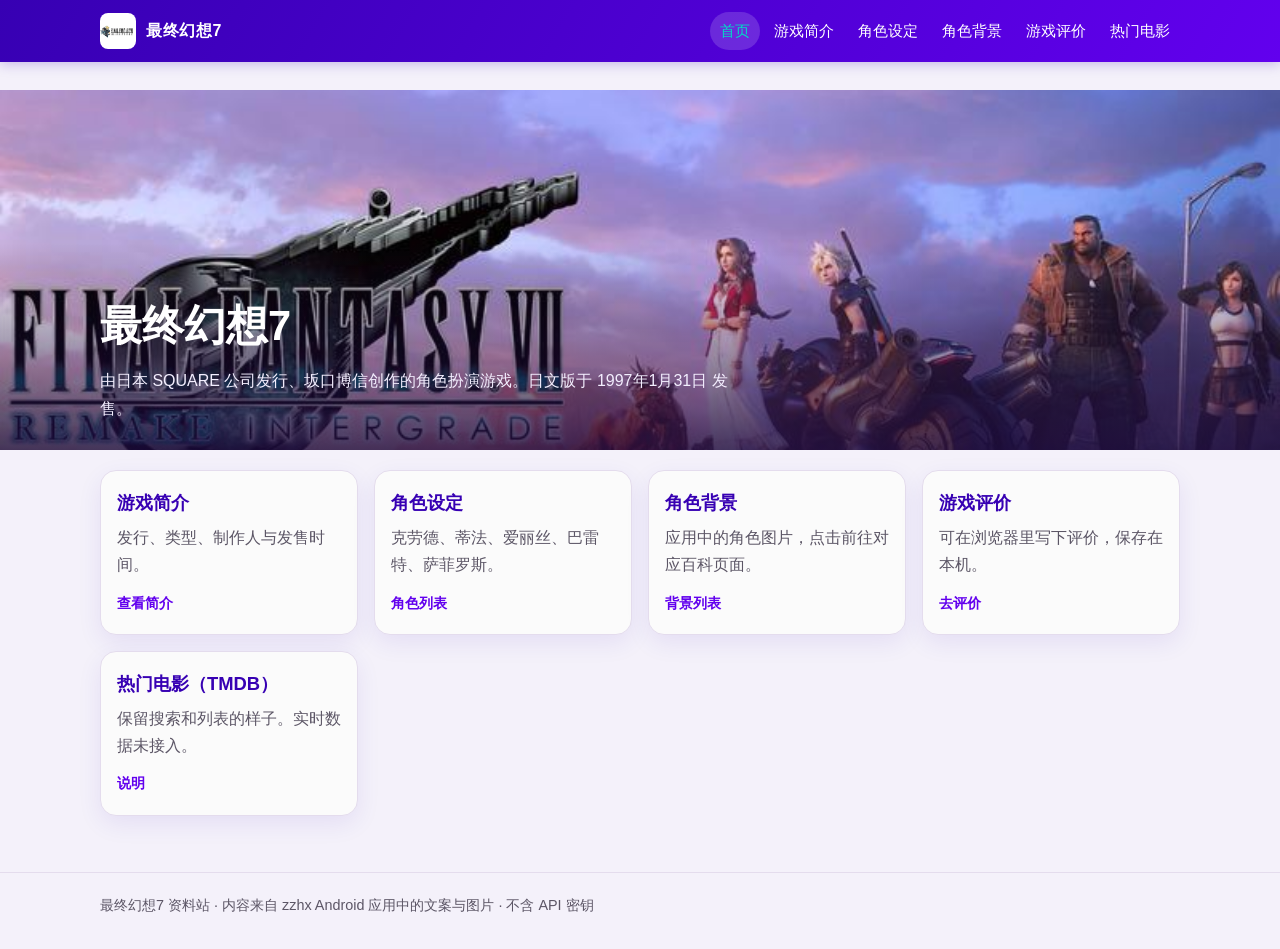
<file: index.html>
<!DOCTYPE html>
<html lang="zh-CN">
<head>
  <meta charset="utf-8">
  <meta name="viewport" content="width=device-width, initial-scale=1">
  <title>最终幻想7 资料站</title>
  <meta name="description" content="最终幻想7 资料站：游戏简介、角色设定、角色背景与游戏评价。">
  <link rel="icon" href="images/tb.jpg">
  <link rel="stylesheet" href="css/style.css">
</head>
<body>
<a class="skip" href="#main">跳到正文</a>
<header class="site-header">
  <div class="header-inner">
    <a class="brand" href="index.html"><img src="images/tb.jpg" alt="">最终幻想7</a>
    <nav aria-label="主导航"><a href="index.html" aria-current="page">首页</a><a href="intro.html">游戏简介</a><a href="roles.html">角色设定</a><a href="actors.html">角色背景</a><a href="reviews.html">游戏评价</a><a href="movies.html">热门电影</a></nav>
  </div>
</header>

<main id="main">
  <section class="hero">
    <img class="banner" src="images/sy.jpg" alt="最终幻想7 首页横幅">
    <div class="caption">
      <div class="wrap">
        <h1>最终幻想7</h1>
        <p>由日本 SQUARE 公司发行、坂口博信创作的角色扮演游戏。日文版于 1997年1月31日 发售。</p>
      </div>
    </div>
  </section>
  <div class="wrap">
    <div class="grid">
      <a class="card" href="intro.html"><div class="body"><h2>游戏简介</h2><p>发行、类型、制作人与发售时间。</p><span class="tag">查看简介</span></div></a>
      <a class="card" href="roles.html"><div class="body"><h2>角色设定</h2><p>克劳德、蒂法、爱丽丝、巴雷特、萨菲罗斯。</p><span class="tag">角色列表</span></div></a>
      <a class="card" href="actors.html"><div class="body"><h2>角色背景</h2><p>应用中的角色图片，点击前往对应百科页面。</p><span class="tag">背景列表</span></div></a>
      <a class="card" href="reviews.html"><div class="body"><h2>游戏评价</h2><p>可在浏览器里写下评价，保存在本机。</p><span class="tag">去评价</span></div></a>
      <a class="card" href="movies.html"><div class="body"><h2>热门电影（TMDB）</h2><p>保留搜索和列表的样子。实时数据未接入。</p><span class="tag">说明</span></div></a>
    </div>
  </div>
</main>
<footer>
  <div class="wrap">最终幻想7 资料站 · 内容来自 zzhx Android 应用中的文案与图片 · 不含 API 密钥</div>
</footer>
</body>
</html>
</file>
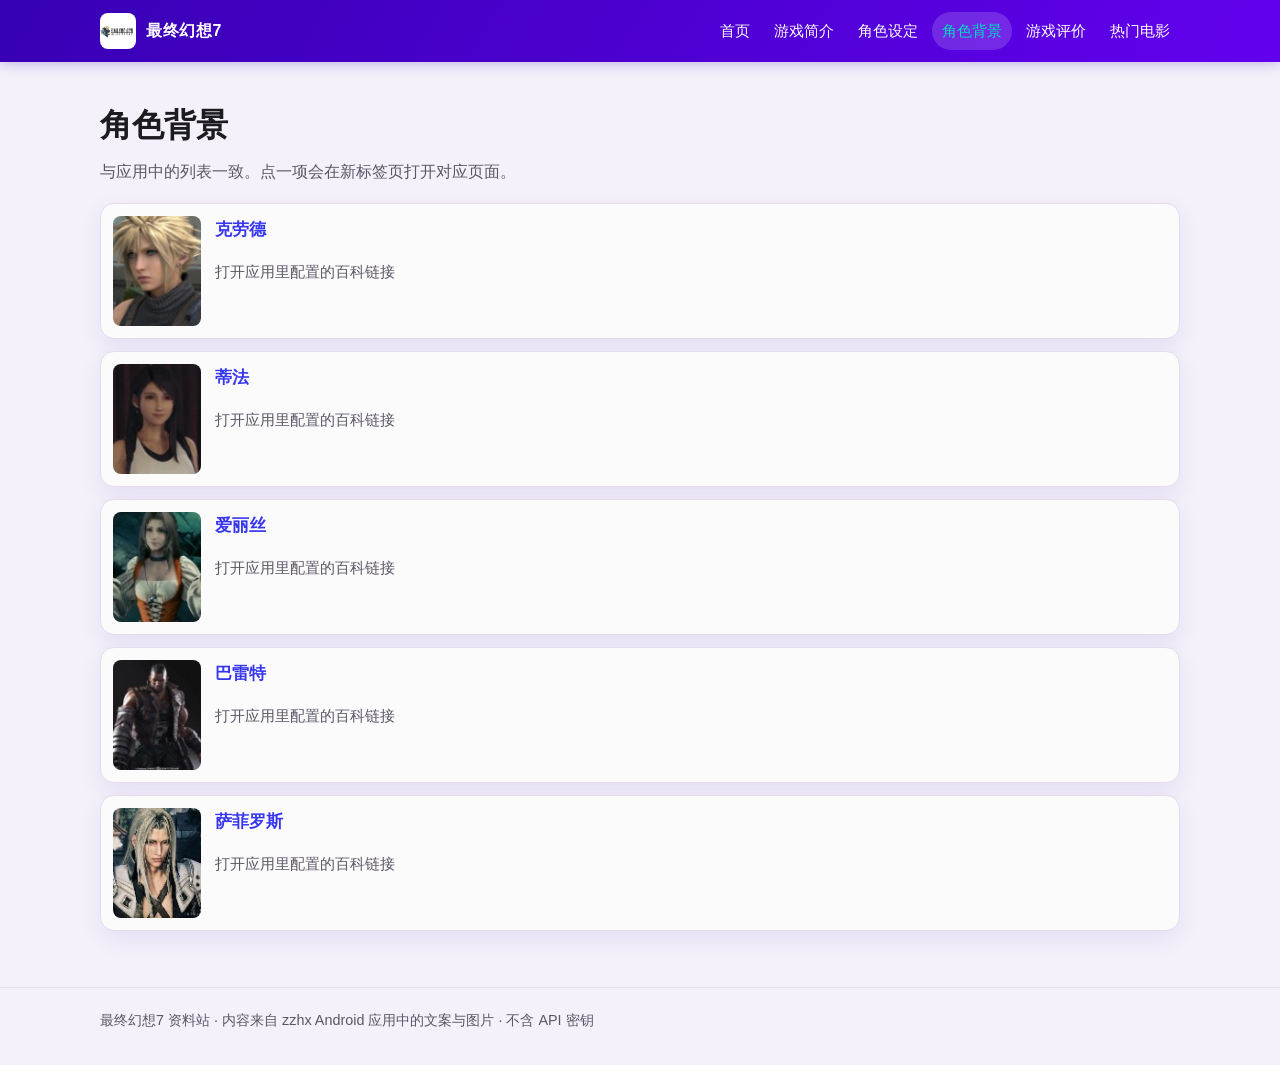
<file: actors.html>
<!DOCTYPE html>
<html lang="zh-CN">
<head>
  <meta charset="utf-8">
  <meta name="viewport" content="width=device-width, initial-scale=1">
  <title>角色背景 · 最终幻想7</title>
  <meta name="description" content="最终幻想7 角色背景列表。">
  <link rel="icon" href="images/tb.jpg">
  <link rel="stylesheet" href="css/style.css">
</head>
<body>
<a class="skip" href="#main">跳到正文</a>
<header class="site-header">
  <div class="header-inner">
    <a class="brand" href="index.html"><img src="images/tb.jpg" alt="">最终幻想7</a>
    <nav aria-label="主导航"><a href="index.html">首页</a><a href="intro.html">游戏简介</a><a href="roles.html">角色设定</a><a href="actors.html" aria-current="page">角色背景</a><a href="reviews.html">游戏评价</a><a href="movies.html">热门电影</a></nav>
  </div>
</header>

<main id="main"><div class="wrap">
  <h1 class="page-title">角色背景</h1>
  <p class="lede">与应用中的列表一致。点一项会在新标签页打开对应页面。</p>
  <div class="actor-list"><a class="actor-item" href="https://en.wikipedia.org/wiki/Cloud_Strife" target="_blank" rel="noopener">
    <img src="images/actor_cloud.jpg" alt="">
    <div>
      <h2 class="name">克劳德</h2>
      <p class="meta">打开应用里配置的百科链接</p>
    </div>
  </a><a class="actor-item" href="https://en.wikipedia.org/wiki/Tifa_Lockhart" target="_blank" rel="noopener">
    <img src="images/actor_df.jpg" alt="">
    <div>
      <h2 class="name">蒂法</h2>
      <p class="meta">打开应用里配置的百科链接</p>
    </div>
  </a><a class="actor-item" href="https://en.wikipedia.org/wiki/Aerith_Gainsborough" target="_blank" rel="noopener">
    <img src="images/actor_als.jpg" alt="">
    <div>
      <h2 class="name">爱丽丝</h2>
      <p class="meta">打开应用里配置的百科链接</p>
    </div>
  </a><a class="actor-item" href="https://en.wikipedia.org/wiki/Barret_Wallace" target="_blank" rel="noopener">
    <img src="images/actor_blt.jpg" alt="">
    <div>
      <h2 class="name">巴雷特</h2>
      <p class="meta">打开应用里配置的百科链接</p>
    </div>
  </a><a class="actor-item" href="https://en.wikipedia.org/wiki/Sephiroth_(Final_Fantasy)" target="_blank" rel="noopener">
    <img src="images/actor_sfls.jpg" alt="">
    <div>
      <h2 class="name">萨菲罗斯</h2>
      <p class="meta">打开应用里配置的百科链接</p>
    </div>
  </a></div>
</div></main>
<footer>
  <div class="wrap">最终幻想7 资料站 · 内容来自 zzhx Android 应用中的文案与图片 · 不含 API 密钥</div>
</footer>
</body>
</html>
</file>
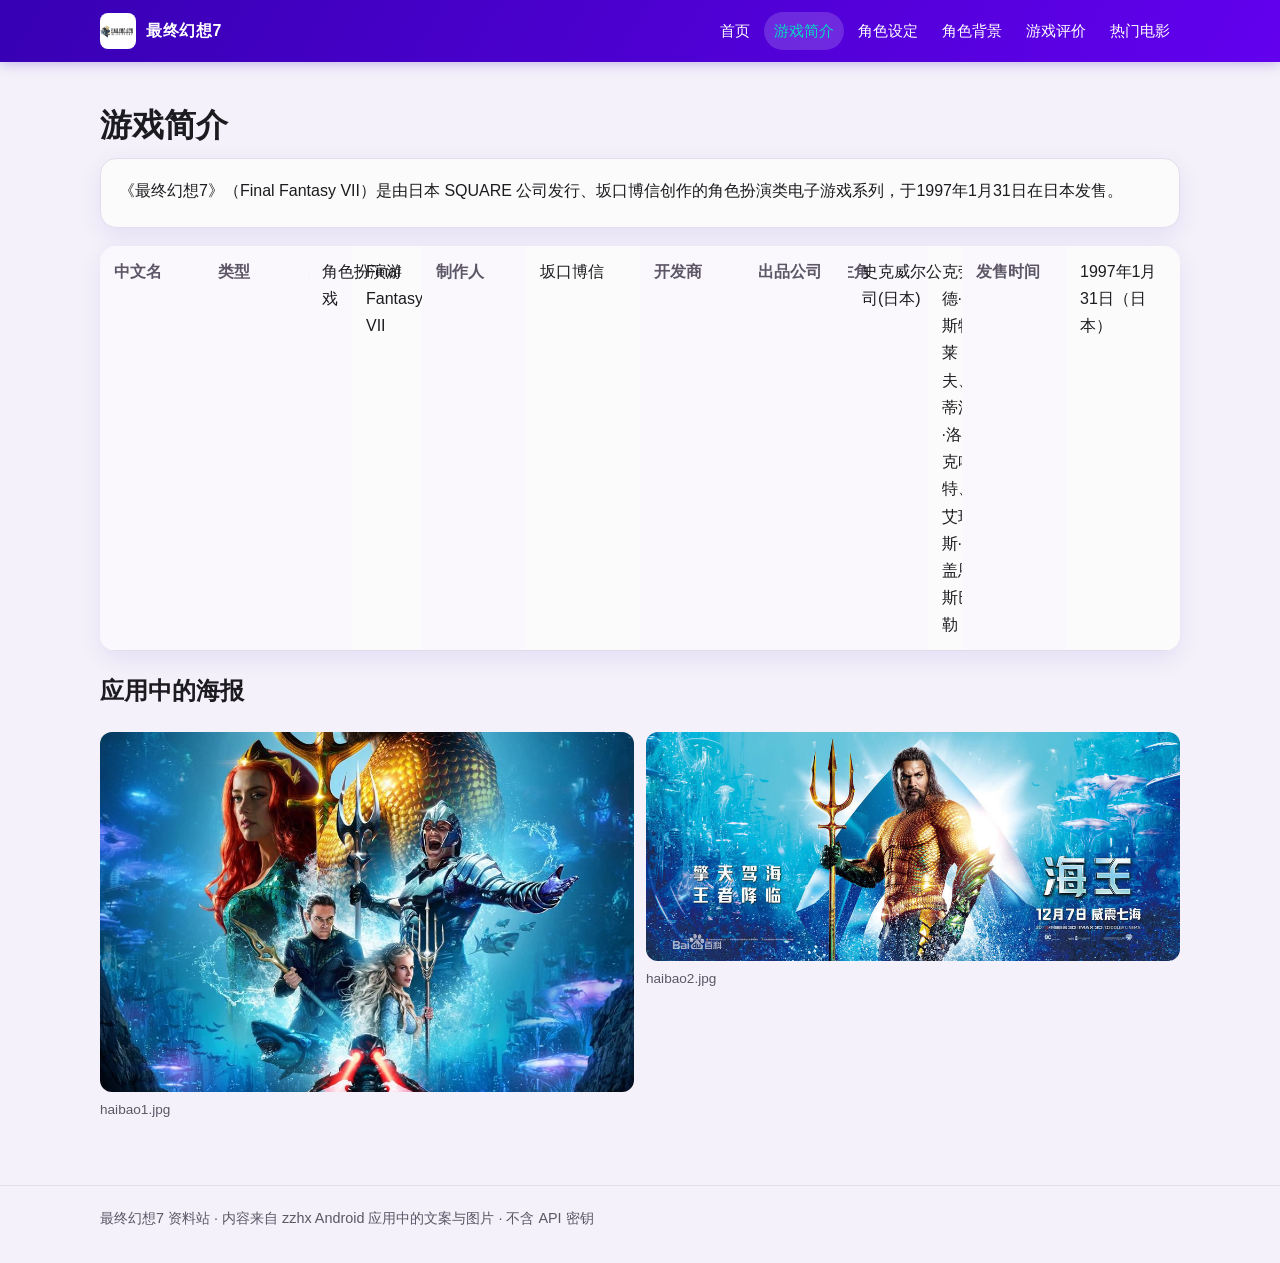
<file: intro.html>
<!DOCTYPE html>
<html lang="zh-CN">
<head>
  <meta charset="utf-8">
  <meta name="viewport" content="width=device-width, initial-scale=1">
  <title>游戏简介 · 最终幻想7</title>
  <meta name="description" content="最终幻想7 游戏简介与资料表。">
  <link rel="icon" href="images/tb.jpg">
  <link rel="stylesheet" href="css/style.css">
</head>
<body>
<a class="skip" href="#main">跳到正文</a>
<header class="site-header">
  <div class="header-inner">
    <a class="brand" href="index.html"><img src="images/tb.jpg" alt="">最终幻想7</a>
    <nav aria-label="主导航"><a href="index.html">首页</a><a href="intro.html" aria-current="page">游戏简介</a><a href="roles.html">角色设定</a><a href="actors.html">角色背景</a><a href="reviews.html">游戏评价</a><a href="movies.html">热门电影</a></nav>
  </div>
</header>

<main id="main"><div class="wrap">
  <h1 class="page-title">游戏简介</h1>
  <div class="panel prose">
    <p>《最终幻想7》（Final Fantasy VII）是由日本 SQUARE 公司发行、坂口博信创作的角色扮演类电子游戏系列，于1997年1月31日在日本发售。</p>
  </div>
  <table class="facts">
    <tbody>
      <tr><th>中文名</th><td>最终幻想</td><th>外文名</th><td>Final Fantasy VII</td></tr>
      <tr><th>类型</th><td>角色扮演游戏</td><th>制作人</th><td>坂口博信</td></tr>
      <tr><th>开发商</th><td>Square Enix</td><th>主角</th><td>克劳德·斯特莱夫、蒂法·洛克哈特、艾瑞斯·盖恩斯巴勒</td></tr>
      <tr><th>出品公司</th><td>史克威尔公司(日本)</td><th>发售时间</th><td>1997年1月31日（日本）</td></tr>
    </tbody>
  </table>
  <h2>应用中的海报</h2>
  <div class="posters">
    <figure><img src="images/haibao1.jpg" alt="应用资源 haibao1.jpg"><figcaption>haibao1.jpg</figcaption></figure>
    <figure><img src="images/haibao2.jpg" alt="应用资源 haibao2.jpg"><figcaption>haibao2.jpg</figcaption></figure>
  </div>
</div></main>
<footer>
  <div class="wrap">最终幻想7 资料站 · 内容来自 zzhx Android 应用中的文案与图片 · 不含 API 密钥</div>
</footer>
</body>
</html>
</file>
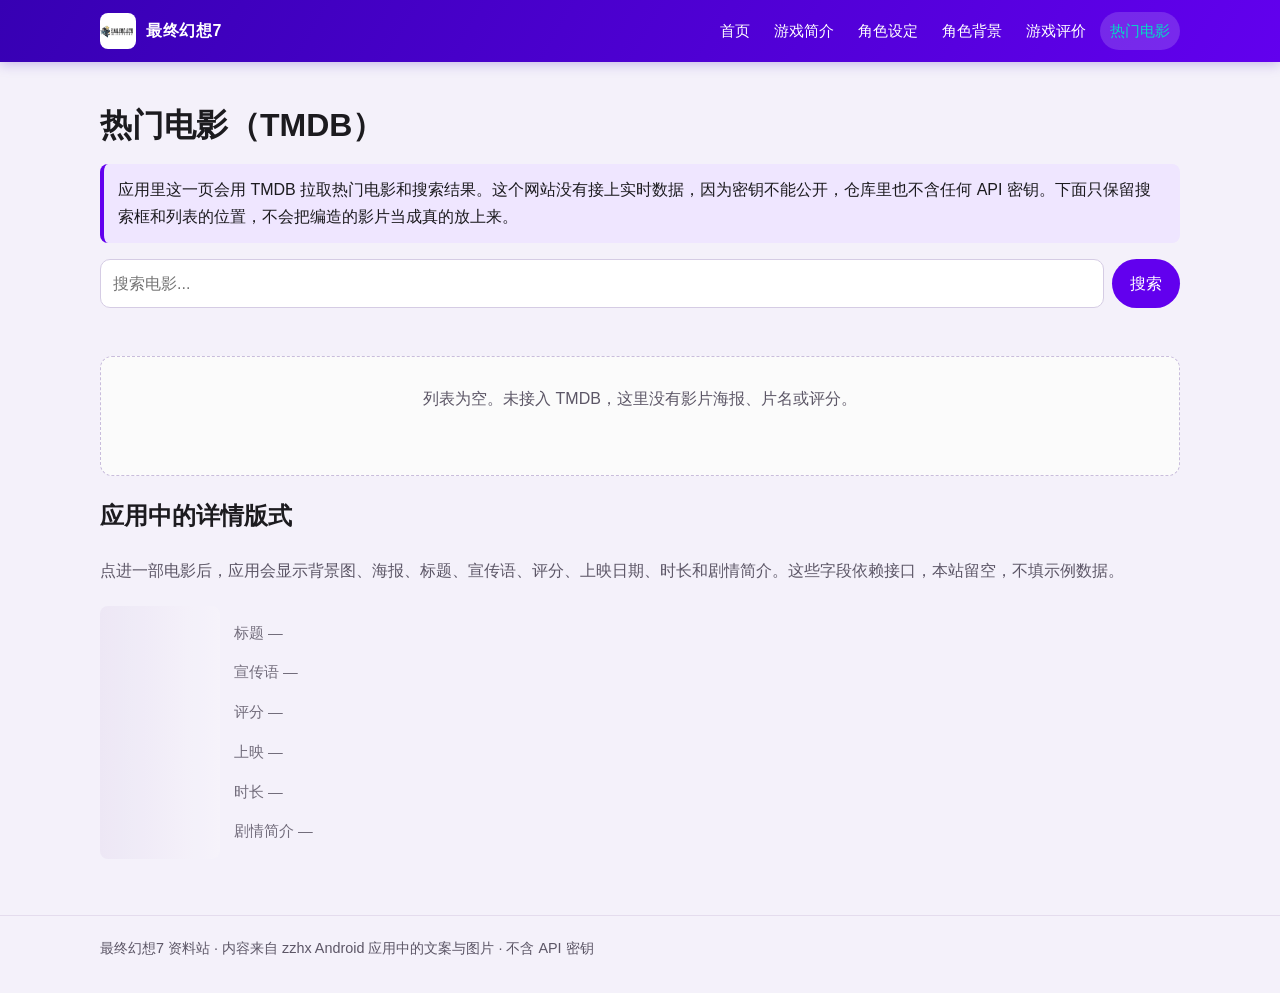
<file: movies.html>
<!DOCTYPE html>
<html lang="zh-CN">
<head>
  <meta charset="utf-8">
  <meta name="viewport" content="width=device-width, initial-scale=1">
  <title>热门电影 · 最终幻想7</title>
  <meta name="description" content="热门电影页面说明：未接入 TMDB。">
  <link rel="icon" href="images/tb.jpg">
  <link rel="stylesheet" href="css/style.css">
</head>
<body>
<a class="skip" href="#main">跳到正文</a>
<header class="site-header">
  <div class="header-inner">
    <a class="brand" href="index.html"><img src="images/tb.jpg" alt="">最终幻想7</a>
    <nav aria-label="主导航"><a href="index.html">首页</a><a href="intro.html">游戏简介</a><a href="roles.html">角色设定</a><a href="actors.html">角色背景</a><a href="reviews.html">游戏评价</a><a href="movies.html" aria-current="page">热门电影</a></nav>
  </div>
</header>

<main id="main"><div class="wrap">
  <h1 class="page-title">热门电影（TMDB）</h1>
  <p class="callout">应用里这一页会用 TMDB 拉取热门电影和搜索结果。这个网站没有接上实时数据，因为密钥不能公开，仓库里也不含任何 API 密钥。下面只保留搜索框和列表的位置，不会把编造的影片当成真的放上来。</p>
  <form class="search-bar" id="movie-search" style="margin-top:16px" role="search">
    <input id="et-search" type="search" placeholder="搜索电影..." aria-label="搜索电影">
    <button type="submit">搜索</button>
  </form>
  <p class="toast" id="movie-toast" role="status"></p>
  <div class="movie-grid" id="movie-grid">
    <div class="empty">列表为空。未接入 TMDB，这里没有影片海报、片名或评分。</div>
  </div>
  <section aria-label="电影详情在应用中的版式">
    <h2>应用中的详情版式</h2>
    <p class="lede">点进一部电影后，应用会显示背景图、海报、标题、宣传语、评分、上映日期、时长和剧情简介。这些字段依赖接口，本站留空，不填示例数据。</p>
    <div class="detail-skeleton">
      <div class="ph" aria-hidden="true"></div>
      <div>
        <p class="meta">标题 —</p>
        <p class="meta">宣传语 —</p>
        <p class="meta">评分 —</p>
        <p class="meta">上映 —</p>
        <p class="meta">时长 —</p>
        <p class="meta">剧情简介 —</p>
      </div>
    </div>
  </section>
</div></main>
<script src="js/movies.js"></script>
<footer>
  <div class="wrap">最终幻想7 资料站 · 内容来自 zzhx Android 应用中的文案与图片 · 不含 API 密钥</div>
</footer>
</body>
</html>
</file>
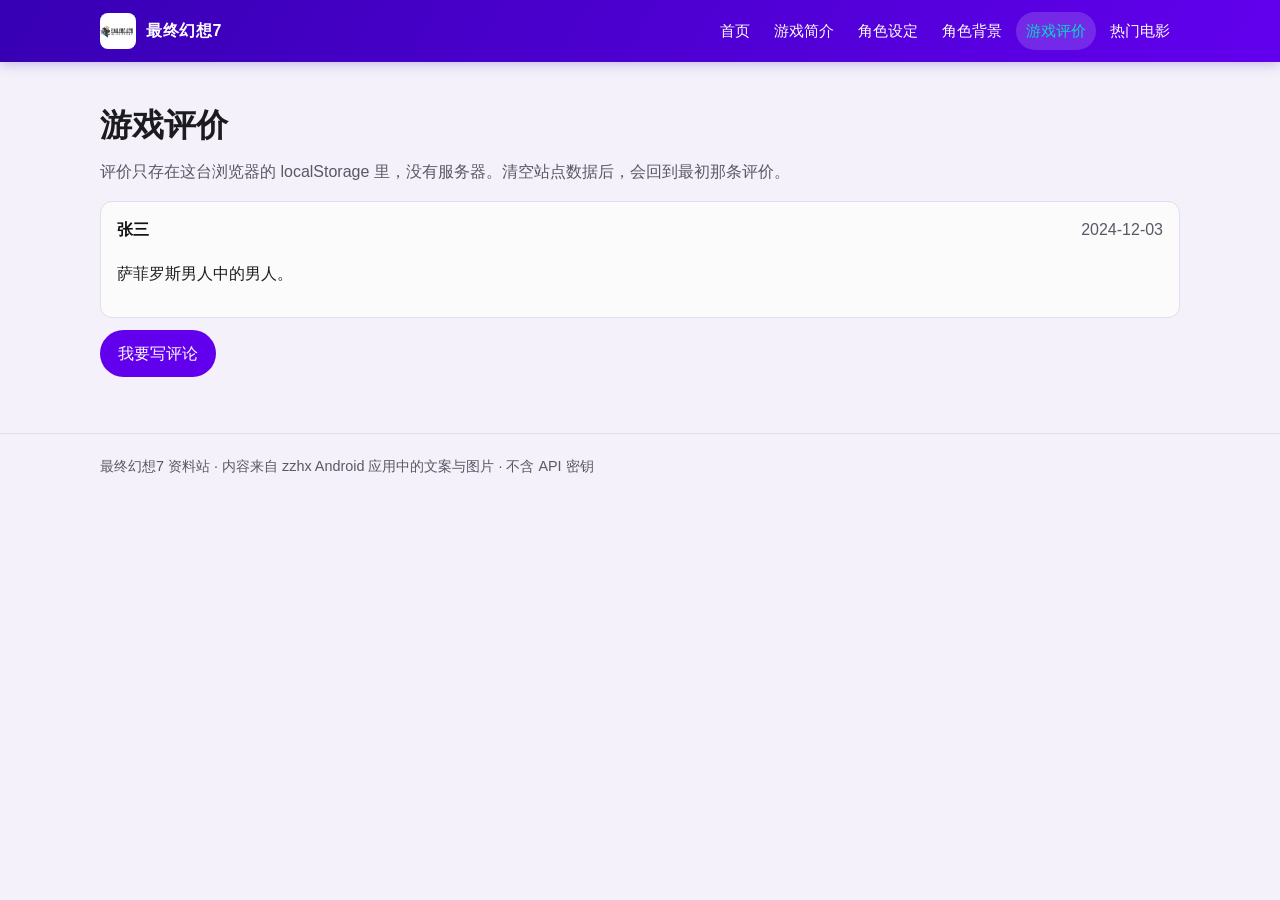
<file: reviews.html>
<!DOCTYPE html>
<html lang="zh-CN">
<head>
  <meta charset="utf-8">
  <meta name="viewport" content="width=device-width, initial-scale=1">
  <title>游戏评价 · 最终幻想7</title>
  <meta name="description" content="最终幻想7 游戏评价，保存在浏览器本地。">
  <link rel="icon" href="images/tb.jpg">
  <link rel="stylesheet" href="css/style.css">
</head>
<body>
<a class="skip" href="#main">跳到正文</a>
<header class="site-header">
  <div class="header-inner">
    <a class="brand" href="index.html"><img src="images/tb.jpg" alt="">最终幻想7</a>
    <nav aria-label="主导航"><a href="index.html">首页</a><a href="intro.html">游戏简介</a><a href="roles.html">角色设定</a><a href="actors.html">角色背景</a><a href="reviews.html" aria-current="page">游戏评价</a><a href="movies.html">热门电影</a></nav>
  </div>
</header>

<main id="main"><div class="wrap">
  <h1 class="page-title">游戏评价</h1>
  <p class="lede">评价只存在这台浏览器的 localStorage 里，没有服务器。清空站点数据后，会回到最初那条评价。</p>
  <div id="review-list" aria-live="polite"></div>
  <div class="actions">
    <button type="button" id="btn-add">我要写评论</button>
  </div>
  <form class="form" id="review-form" hidden>
    <label for="author">发布人</label>
    <input id="author" name="author" type="text" autocomplete="nickname" maxlength="40">
    <label for="content">评价内容</label>
    <textarea id="content" name="content" maxlength="500"></textarea>
    <div class="actions">
      <button type="submit" id="btn-enter">确定</button>
      <button type="button" class="ghost" id="btn-cancel">取消</button>
    </div>
    <p class="toast" id="toast" role="status"></p>
  </form>
</div></main>
<script src="js/reviews.js"></script>
<footer>
  <div class="wrap">最终幻想7 资料站 · 内容来自 zzhx Android 应用中的文案与图片 · 不含 API 密钥</div>
</footer>
</body>
</html>
</file>
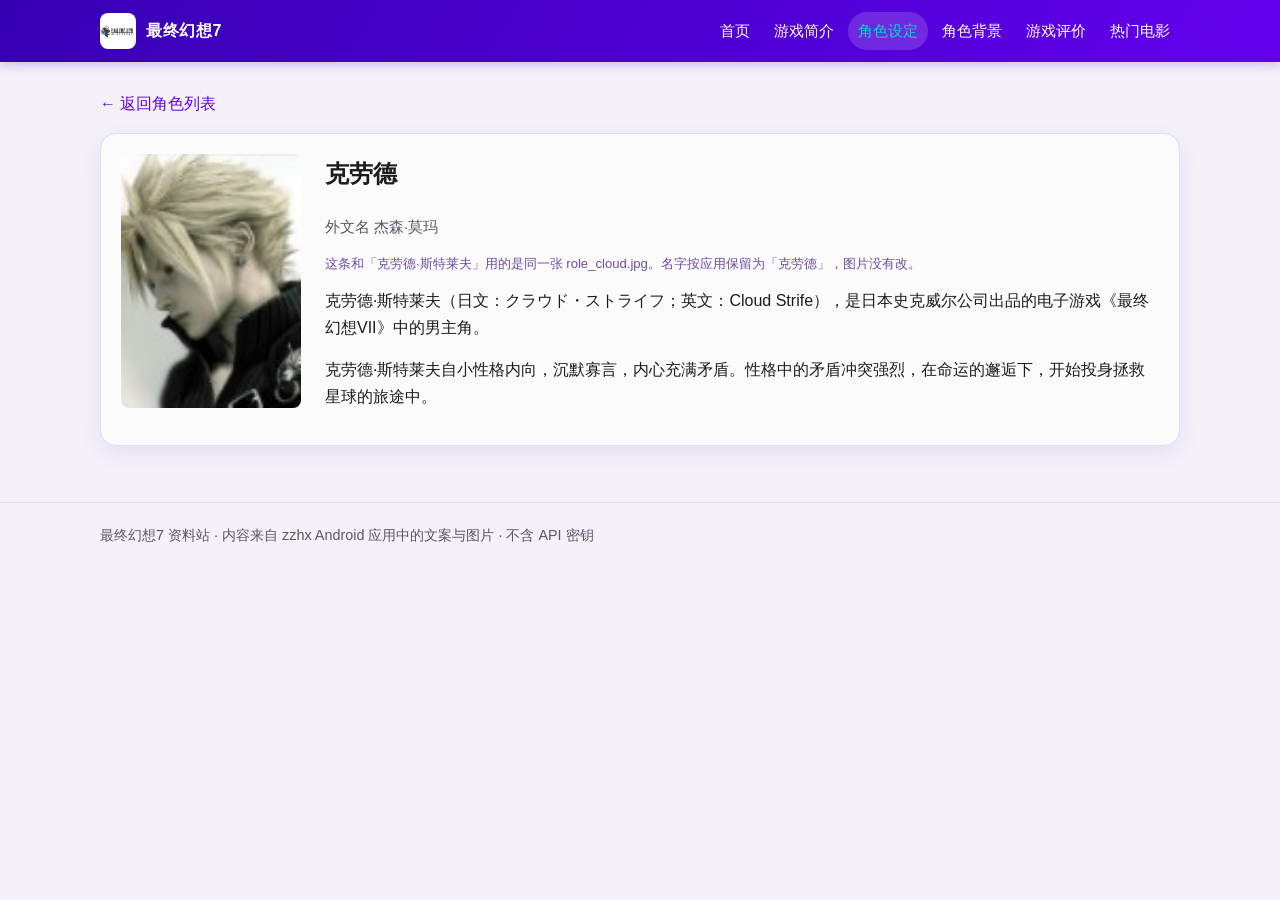
<file: role-0.html>
<!DOCTYPE html>
<html lang="zh-CN">
<head>
  <meta charset="utf-8">
  <meta name="viewport" content="width=device-width, initial-scale=1">
  <title>克劳德 · 角色设定</title>
  <meta name="description" content="克劳德·斯特莱夫（日文：クラウド・ストライフ；英文：Cloud Strife），是日本史克威尔公司出品的电子游戏《最终幻想VII》中的男主角。">
  <link rel="icon" href="images/tb.jpg">
  <link rel="stylesheet" href="css/style.css">
</head>
<body>
<a class="skip" href="#main">跳到正文</a>
<header class="site-header">
  <div class="header-inner">
    <a class="brand" href="index.html"><img src="images/tb.jpg" alt="">最终幻想7</a>
    <nav aria-label="主导航"><a href="index.html">首页</a><a href="intro.html">游戏简介</a><a href="roles.html" aria-current="page">角色设定</a><a href="actors.html">角色背景</a><a href="reviews.html">游戏评价</a><a href="movies.html">热门电影</a></nav>
  </div>
</header>

<main id="main"><div class="wrap">
  <p class="lede"><a href="roles.html">← 返回角色列表</a></p>
  <article class="detail">
    <img class="portrait" src="images/role_cloud.jpg" alt="克劳德">
    <div class="prose">
      <h1>克劳德</h1>
      <p class="meta">外文名 杰森·莫玛</p>
      <p class="note">这条和「克劳德·斯特莱夫」用的是同一张 role_cloud.jpg。名字按应用保留为「克劳德」，图片没有改。</p>
      <p>克劳德·斯特莱夫（日文：クラウド・ストライフ；英文：Cloud Strife），是日本史克威尔公司出品的电子游戏《最终幻想VII》中的男主角。</p><p>克劳德·斯特莱夫自小性格内向，沉默寡言，内心充满矛盾。性格中的矛盾冲突强烈，在命运的邂逅下，开始投身拯救星球的旅途中。</p>
    </div>
  </article>
</div></main>
<footer>
  <div class="wrap">最终幻想7 资料站 · 内容来自 zzhx Android 应用中的文案与图片 · 不含 API 密钥</div>
</footer>
</body>
</html>
</file>
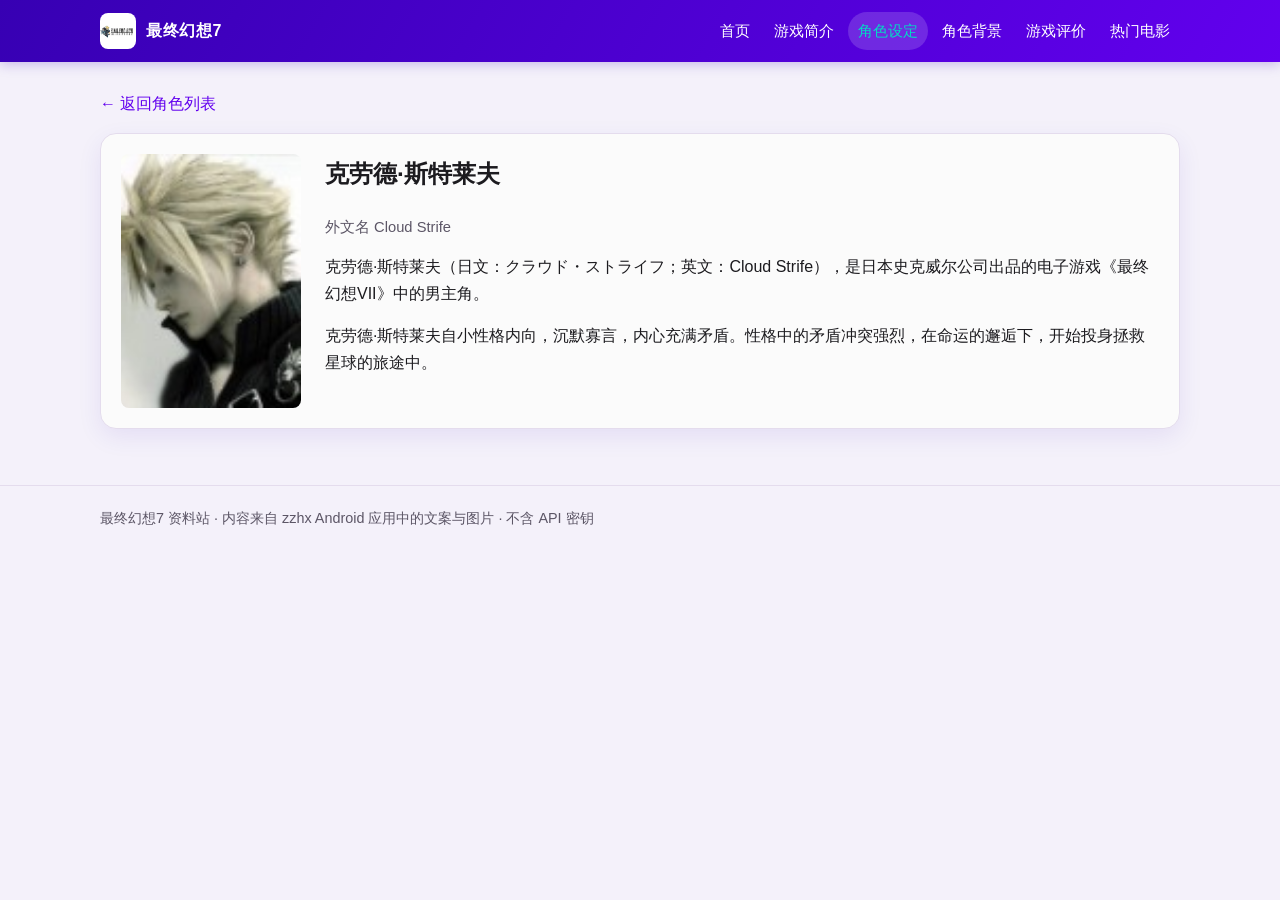
<file: role-1.html>
<!DOCTYPE html>
<html lang="zh-CN">
<head>
  <meta charset="utf-8">
  <meta name="viewport" content="width=device-width, initial-scale=1">
  <title>克劳德·斯特莱夫 · 角色设定</title>
  <meta name="description" content="克劳德·斯特莱夫（日文：クラウド・ストライフ；英文：Cloud Strife），是日本史克威尔公司出品的电子游戏《最终幻想VII》中的男主角。">
  <link rel="icon" href="images/tb.jpg">
  <link rel="stylesheet" href="css/style.css">
</head>
<body>
<a class="skip" href="#main">跳到正文</a>
<header class="site-header">
  <div class="header-inner">
    <a class="brand" href="index.html"><img src="images/tb.jpg" alt="">最终幻想7</a>
    <nav aria-label="主导航"><a href="index.html">首页</a><a href="intro.html">游戏简介</a><a href="roles.html" aria-current="page">角色设定</a><a href="actors.html">角色背景</a><a href="reviews.html">游戏评价</a><a href="movies.html">热门电影</a></nav>
  </div>
</header>

<main id="main"><div class="wrap">
  <p class="lede"><a href="roles.html">← 返回角色列表</a></p>
  <article class="detail">
    <img class="portrait" src="images/role_cloud.jpg" alt="克劳德·斯特莱夫">
    <div class="prose">
      <h1>克劳德·斯特莱夫</h1>
      <p class="meta">外文名 Cloud Strife</p>
      
      <p>克劳德·斯特莱夫（日文：クラウド・ストライフ；英文：Cloud Strife），是日本史克威尔公司出品的电子游戏《最终幻想VII》中的男主角。</p><p>克劳德·斯特莱夫自小性格内向，沉默寡言，内心充满矛盾。性格中的矛盾冲突强烈，在命运的邂逅下，开始投身拯救星球的旅途中。</p>
    </div>
  </article>
</div></main>
<footer>
  <div class="wrap">最终幻想7 资料站 · 内容来自 zzhx Android 应用中的文案与图片 · 不含 API 密钥</div>
</footer>
</body>
</html>
</file>
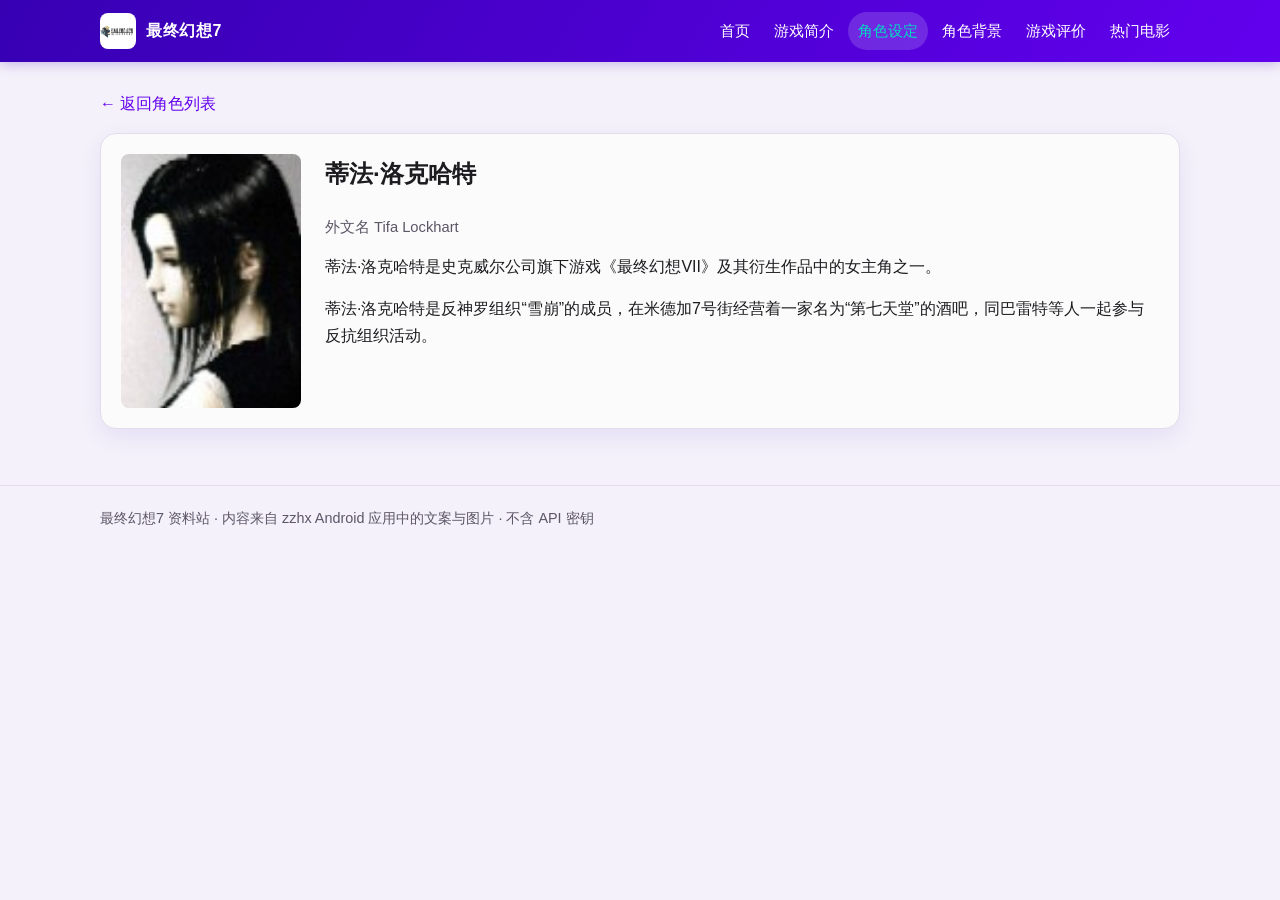
<file: role-2.html>
<!DOCTYPE html>
<html lang="zh-CN">
<head>
  <meta charset="utf-8">
  <meta name="viewport" content="width=device-width, initial-scale=1">
  <title>蒂法·洛克哈特 · 角色设定</title>
  <meta name="description" content="蒂法·洛克哈特是史克威尔公司旗下游戏《最终幻想VII》及其衍生作品中的女主角之一。">
  <link rel="icon" href="images/tb.jpg">
  <link rel="stylesheet" href="css/style.css">
</head>
<body>
<a class="skip" href="#main">跳到正文</a>
<header class="site-header">
  <div class="header-inner">
    <a class="brand" href="index.html"><img src="images/tb.jpg" alt="">最终幻想7</a>
    <nav aria-label="主导航"><a href="index.html">首页</a><a href="intro.html">游戏简介</a><a href="roles.html" aria-current="page">角色设定</a><a href="actors.html">角色背景</a><a href="reviews.html">游戏评价</a><a href="movies.html">热门电影</a></nav>
  </div>
</header>

<main id="main"><div class="wrap">
  <p class="lede"><a href="roles.html">← 返回角色列表</a></p>
  <article class="detail">
    <img class="portrait" src="images/role_df.jpg" alt="蒂法·洛克哈特">
    <div class="prose">
      <h1>蒂法·洛克哈特</h1>
      <p class="meta">外文名 Tifa Lockhart</p>
      
      <p>蒂法·洛克哈特是史克威尔公司旗下游戏《最终幻想VII》及其衍生作品中的女主角之一。</p><p>蒂法·洛克哈特是反神罗组织“雪崩”的成员，在米德加7号街经营着一家名为“第七天堂”的酒吧，同巴雷特等人一起参与反抗组织活动。</p>
    </div>
  </article>
</div></main>
<footer>
  <div class="wrap">最终幻想7 资料站 · 内容来自 zzhx Android 应用中的文案与图片 · 不含 API 密钥</div>
</footer>
</body>
</html>
</file>
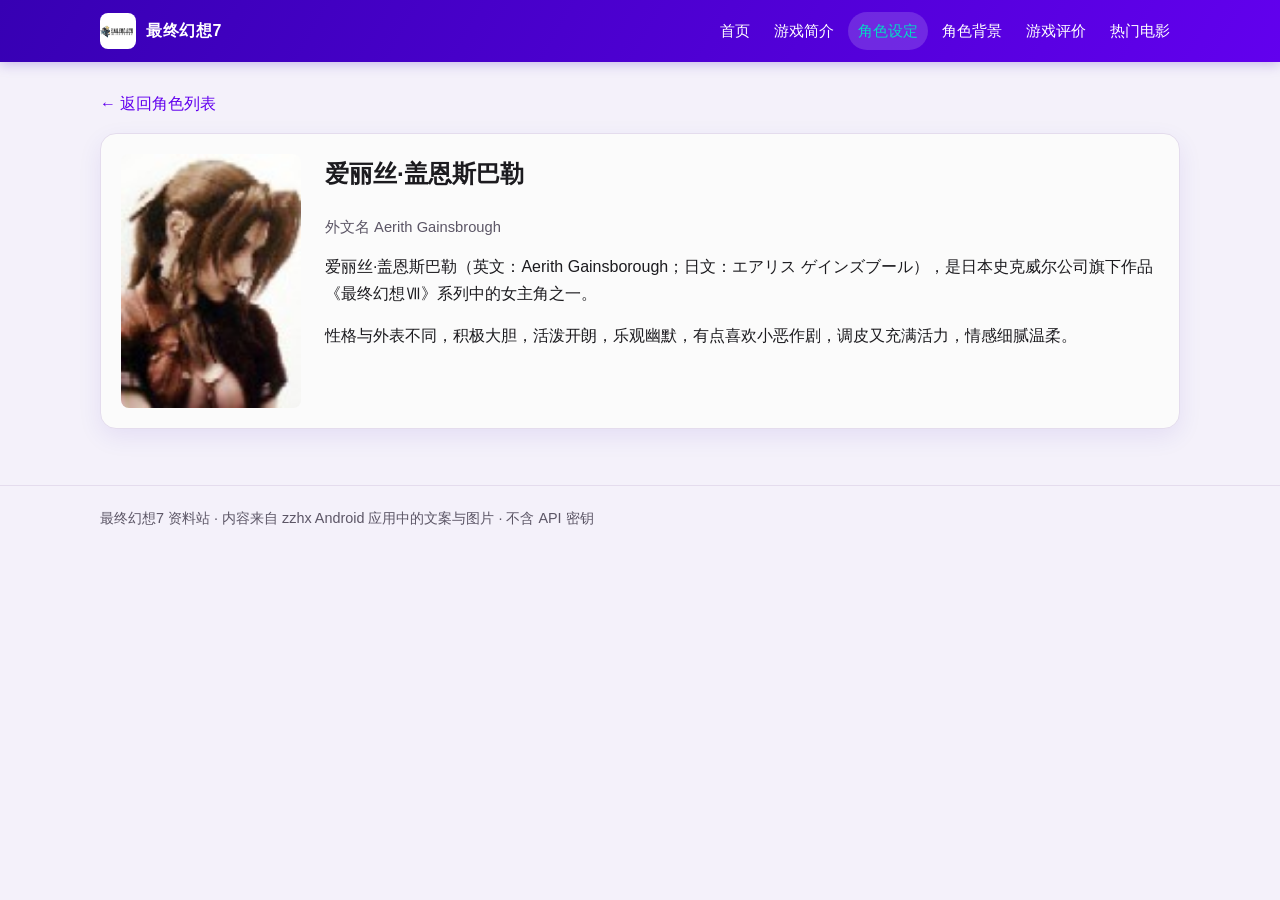
<file: role-3.html>
<!DOCTYPE html>
<html lang="zh-CN">
<head>
  <meta charset="utf-8">
  <meta name="viewport" content="width=device-width, initial-scale=1">
  <title>爱丽丝·盖恩斯巴勒 · 角色设定</title>
  <meta name="description" content="爱丽丝·盖恩斯巴勒（英文：Aerith Gainsborough；日文：エアリス ゲインズブール），是日本史克威尔公司旗下作品《最终幻想Ⅶ》系列中的女主角之一。">
  <link rel="icon" href="images/tb.jpg">
  <link rel="stylesheet" href="css/style.css">
</head>
<body>
<a class="skip" href="#main">跳到正文</a>
<header class="site-header">
  <div class="header-inner">
    <a class="brand" href="index.html"><img src="images/tb.jpg" alt="">最终幻想7</a>
    <nav aria-label="主导航"><a href="index.html">首页</a><a href="intro.html">游戏简介</a><a href="roles.html" aria-current="page">角色设定</a><a href="actors.html">角色背景</a><a href="reviews.html">游戏评价</a><a href="movies.html">热门电影</a></nav>
  </div>
</header>

<main id="main"><div class="wrap">
  <p class="lede"><a href="roles.html">← 返回角色列表</a></p>
  <article class="detail">
    <img class="portrait" src="images/role_als.jpg" alt="爱丽丝·盖恩斯巴勒">
    <div class="prose">
      <h1>爱丽丝·盖恩斯巴勒</h1>
      <p class="meta">外文名 Aerith Gainsbrough</p>
      
      <p>爱丽丝·盖恩斯巴勒（英文：Aerith Gainsborough；日文：エアリス ゲインズブール），是日本史克威尔公司旗下作品《最终幻想Ⅶ》系列中的女主角之一。</p><p>性格与外表不同，积极大胆，活泼开朗，乐观幽默，有点喜欢小恶作剧，调皮又充满活力，情感细腻温柔。</p>
    </div>
  </article>
</div></main>
<footer>
  <div class="wrap">最终幻想7 资料站 · 内容来自 zzhx Android 应用中的文案与图片 · 不含 API 密钥</div>
</footer>
</body>
</html>
</file>
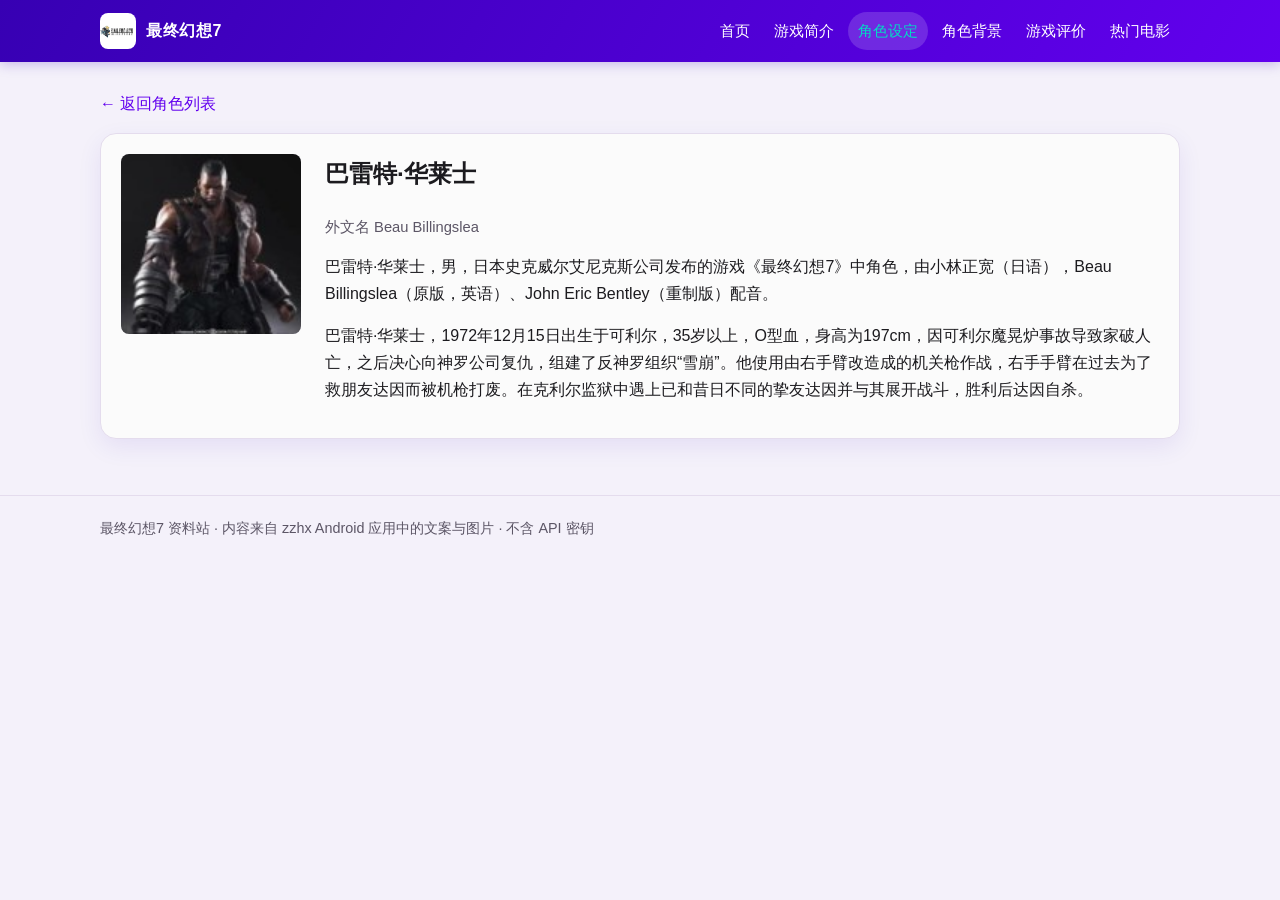
<file: role-4.html>
<!DOCTYPE html>
<html lang="zh-CN">
<head>
  <meta charset="utf-8">
  <meta name="viewport" content="width=device-width, initial-scale=1">
  <title>巴雷特·华莱士 · 角色设定</title>
  <meta name="description" content="巴雷特·华莱士，男，日本史克威尔艾尼克斯公司发布的游戏《最终幻想7》中角色，由小林正宽（日语），Beau Billingslea（原版，英语）、John Eric Bentley（重制版）配音。">
  <link rel="icon" href="images/tb.jpg">
  <link rel="stylesheet" href="css/style.css">
</head>
<body>
<a class="skip" href="#main">跳到正文</a>
<header class="site-header">
  <div class="header-inner">
    <a class="brand" href="index.html"><img src="images/tb.jpg" alt="">最终幻想7</a>
    <nav aria-label="主导航"><a href="index.html">首页</a><a href="intro.html">游戏简介</a><a href="roles.html" aria-current="page">角色设定</a><a href="actors.html">角色背景</a><a href="reviews.html">游戏评价</a><a href="movies.html">热门电影</a></nav>
  </div>
</header>

<main id="main"><div class="wrap">
  <p class="lede"><a href="roles.html">← 返回角色列表</a></p>
  <article class="detail">
    <img class="portrait" src="images/role_blt.jpg" alt="巴雷特·华莱士">
    <div class="prose">
      <h1>巴雷特·华莱士</h1>
      <p class="meta">外文名 Beau Billingslea</p>
      
      <p>巴雷特·华莱士，男，日本史克威尔艾尼克斯公司发布的游戏《最终幻想7》中角色，由小林正宽（日语），Beau Billingslea（原版，英语）、John Eric Bentley（重制版）配音。</p><p>巴雷特·华莱士，1972年12月15日出生于可利尔，35岁以上，O型血，身高为197cm，因可利尔魔晃炉事故导致家破人亡，之后决心向神罗公司复仇，组建了反神罗组织“雪崩”。他使用由右手臂改造成的机关枪作战，右手手臂在过去为了救朋友达因而被机枪打废。在克利尔监狱中遇上已和昔日不同的挚友达因并与其展开战斗，胜利后达因自杀。</p>
    </div>
  </article>
</div></main>
<footer>
  <div class="wrap">最终幻想7 资料站 · 内容来自 zzhx Android 应用中的文案与图片 · 不含 API 密钥</div>
</footer>
</body>
</html>
</file>
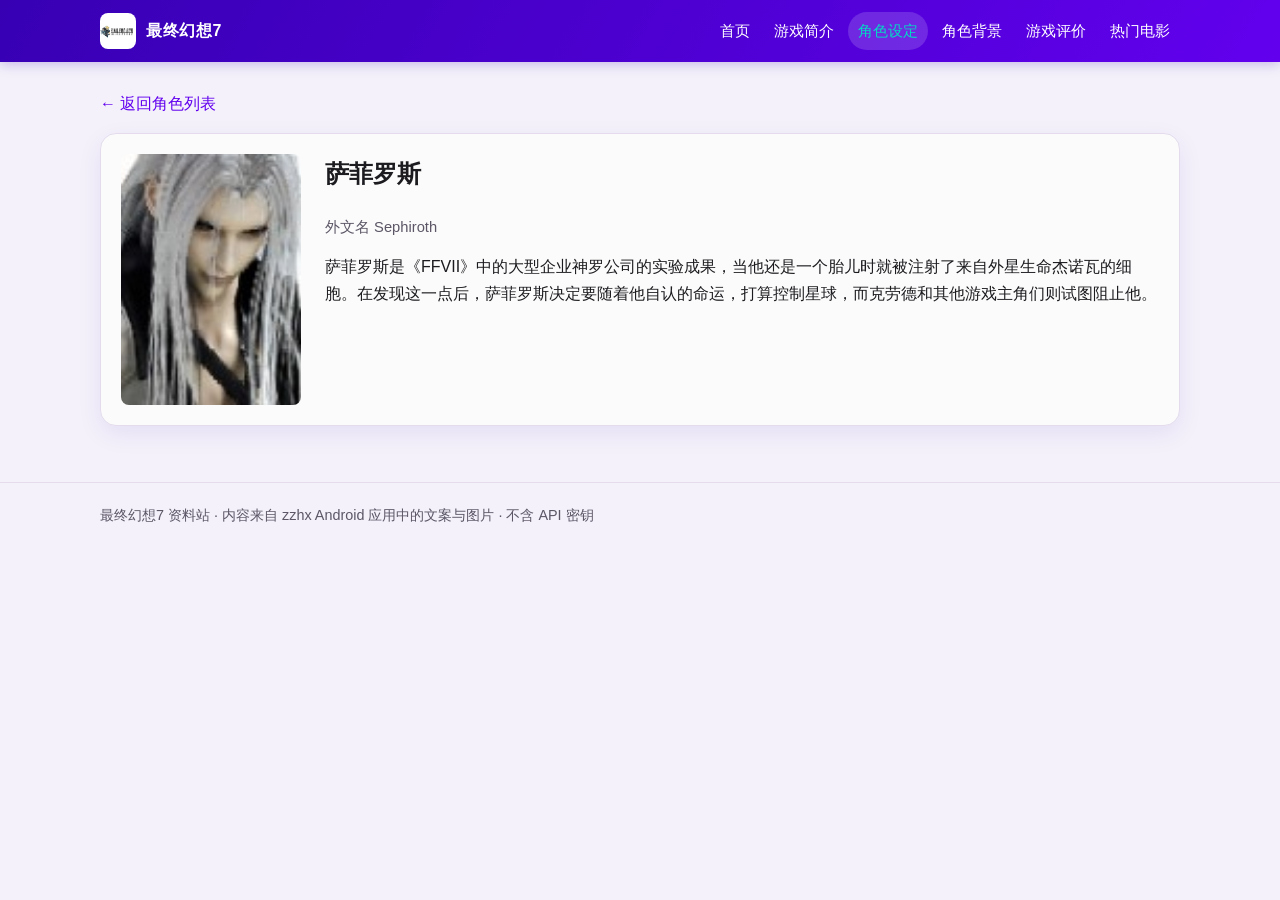
<file: role-5.html>
<!DOCTYPE html>
<html lang="zh-CN">
<head>
  <meta charset="utf-8">
  <meta name="viewport" content="width=device-width, initial-scale=1">
  <title>萨菲罗斯 · 角色设定</title>
  <meta name="description" content="萨菲罗斯是《FFVII》中的大型企业神罗公司的实验成果，当他还是一个胎儿时就被注射了来自外星生命杰诺瓦的细胞。在发现这一点后，萨菲罗斯决定要随着他自认的命运，打算控制星球，而克劳德和其他游戏主角们则试图阻止他。">
  <link rel="icon" href="images/tb.jpg">
  <link rel="stylesheet" href="css/style.css">
</head>
<body>
<a class="skip" href="#main">跳到正文</a>
<header class="site-header">
  <div class="header-inner">
    <a class="brand" href="index.html"><img src="images/tb.jpg" alt="">最终幻想7</a>
    <nav aria-label="主导航"><a href="index.html">首页</a><a href="intro.html">游戏简介</a><a href="roles.html" aria-current="page">角色设定</a><a href="actors.html">角色背景</a><a href="reviews.html">游戏评价</a><a href="movies.html">热门电影</a></nav>
  </div>
</header>

<main id="main"><div class="wrap">
  <p class="lede"><a href="roles.html">← 返回角色列表</a></p>
  <article class="detail">
    <img class="portrait" src="images/role_sfls.jpg" alt="萨菲罗斯">
    <div class="prose">
      <h1>萨菲罗斯</h1>
      <p class="meta">外文名 Sephiroth</p>
      
      <p>萨菲罗斯是《FFVII》中的大型企业神罗公司的实验成果，当他还是一个胎儿时就被注射了来自外星生命杰诺瓦的细胞。在发现这一点后，萨菲罗斯决定要随着他自认的命运，打算控制星球，而克劳德和其他游戏主角们则试图阻止他。</p>
    </div>
  </article>
</div></main>
<footer>
  <div class="wrap">最终幻想7 资料站 · 内容来自 zzhx Android 应用中的文案与图片 · 不含 API 密钥</div>
</footer>
</body>
</html>
</file>
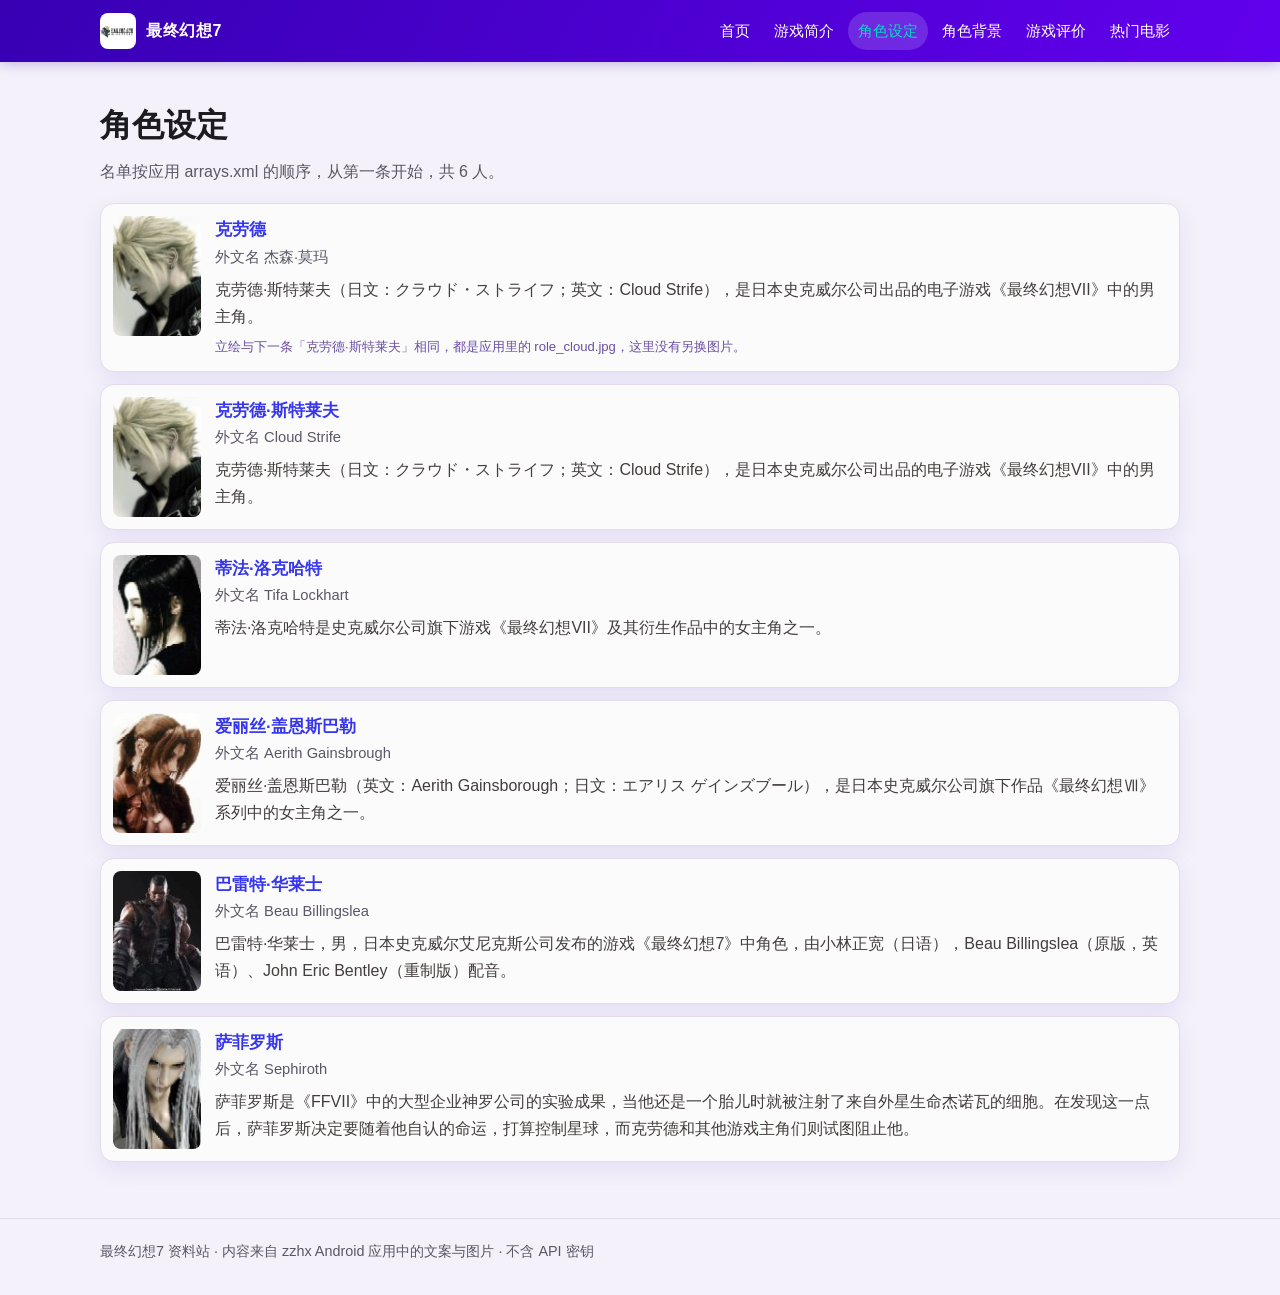
<file: roles.html>
<!DOCTYPE html>
<html lang="zh-CN">
<head>
  <meta charset="utf-8">
  <meta name="viewport" content="width=device-width, initial-scale=1">
  <title>角色设定 · 最终幻想7</title>
  <meta name="description" content="最终幻想7 角色列表。">
  <link rel="icon" href="images/tb.jpg">
  <link rel="stylesheet" href="css/style.css">
</head>
<body>
<a class="skip" href="#main">跳到正文</a>
<header class="site-header">
  <div class="header-inner">
    <a class="brand" href="index.html"><img src="images/tb.jpg" alt="">最终幻想7</a>
    <nav aria-label="主导航"><a href="index.html">首页</a><a href="intro.html">游戏简介</a><a href="roles.html" aria-current="page">角色设定</a><a href="actors.html">角色背景</a><a href="reviews.html">游戏评价</a><a href="movies.html">热门电影</a></nav>
  </div>
</header>

<main id="main"><div class="wrap">
  <h1 class="page-title">角色设定</h1>
  <p class="lede">名单按应用 arrays.xml 的顺序，从第一条开始，共 6 人。</p>
  <div class="role-list"><a class="role-item" href="role-0.html">
    <img src="images/role_cloud.jpg" alt="">
    <div>
      <h2 class="name">克劳德</h2>
      <div class="meta">外文名 杰森·莫玛</div>
      <p class="excerpt">克劳德·斯特莱夫（日文：クラウド・ストライフ；英文：Cloud Strife），是日本史克威尔公司出品的电子游戏《最终幻想VII》中的男主角。</p>
      <p class="note">立绘与下一条「克劳德·斯特莱夫」相同，都是应用里的 role_cloud.jpg，这里没有另换图片。</p>
    </div>
  </a><a class="role-item" href="role-1.html">
    <img src="images/role_cloud.jpg" alt="">
    <div>
      <h2 class="name">克劳德·斯特莱夫</h2>
      <div class="meta">外文名 Cloud Strife</div>
      <p class="excerpt">克劳德·斯特莱夫（日文：クラウド・ストライフ；英文：Cloud Strife），是日本史克威尔公司出品的电子游戏《最终幻想VII》中的男主角。</p>
      
    </div>
  </a><a class="role-item" href="role-2.html">
    <img src="images/role_df.jpg" alt="">
    <div>
      <h2 class="name">蒂法·洛克哈特</h2>
      <div class="meta">外文名 Tifa Lockhart</div>
      <p class="excerpt">蒂法·洛克哈特是史克威尔公司旗下游戏《最终幻想VII》及其衍生作品中的女主角之一。</p>
      
    </div>
  </a><a class="role-item" href="role-3.html">
    <img src="images/role_als.jpg" alt="">
    <div>
      <h2 class="name">爱丽丝·盖恩斯巴勒</h2>
      <div class="meta">外文名 Aerith Gainsbrough</div>
      <p class="excerpt">爱丽丝·盖恩斯巴勒（英文：Aerith Gainsborough；日文：エアリス ゲインズブール），是日本史克威尔公司旗下作品《最终幻想Ⅶ》系列中的女主角之一。</p>
      
    </div>
  </a><a class="role-item" href="role-4.html">
    <img src="images/role_blt.jpg" alt="">
    <div>
      <h2 class="name">巴雷特·华莱士</h2>
      <div class="meta">外文名 Beau Billingslea</div>
      <p class="excerpt">巴雷特·华莱士，男，日本史克威尔艾尼克斯公司发布的游戏《最终幻想7》中角色，由小林正宽（日语），Beau Billingslea（原版，英语）、John Eric Bentley（重制版）配音。</p>
      
    </div>
  </a><a class="role-item" href="role-5.html">
    <img src="images/role_sfls.jpg" alt="">
    <div>
      <h2 class="name">萨菲罗斯</h2>
      <div class="meta">外文名 Sephiroth</div>
      <p class="excerpt">萨菲罗斯是《FFVII》中的大型企业神罗公司的实验成果，当他还是一个胎儿时就被注射了来自外星生命杰诺瓦的细胞。在发现这一点后，萨菲罗斯决定要随着他自认的命运，打算控制星球，而克劳德和其他游戏主角们则试图阻止他。</p>
      
    </div>
  </a></div>
</div></main>
<footer>
  <div class="wrap">最终幻想7 资料站 · 内容来自 zzhx Android 应用中的文案与图片 · 不含 API 密钥</div>
</footer>
</body>
</html>
</file>
<file: css/style.css>
:root {
  --primary: #6200EE;
  --primary-dark: #3700B3;
  --accent: #03DAC5;
  --bg: #f4f1fa;
  --surface: #FBFBFB;
  --text: #1c1b1f;
  --muted: #5c5666;
  --line: #e4dced;
  --shadow: 0 8px 24px rgba(55, 0, 179, 0.08);
  --max: 1080px;
}
* { box-sizing: border-box; }
html { scroll-behavior: smooth; }
body {
  margin: 0;
  font-family: "PingFang SC", "Hiragino Sans GB", "Noto Sans SC", "Microsoft YaHei", sans-serif;
  color: var(--text);
  background: var(--bg);
  line-height: 1.7;
}
a { color: var(--primary); text-decoration: none; }
a:hover { text-decoration: underline; }
img { max-width: 100%; height: auto; display: block; }
.skip {
  position: absolute; left: -999px; top: 0;
}
.skip:focus { left: 8px; top: 8px; background: #fff; padding: 8px 12px; z-index: 10; }

.site-header {
  background: linear-gradient(120deg, var(--primary-dark), var(--primary));
  color: #fff;
  position: sticky;
  top: 0;
  z-index: 20;
  box-shadow: 0 2px 12px rgba(55, 0, 179, 0.25);
}
.header-inner, .wrap { width: min(var(--max), calc(100% - 32px)); margin: 0 auto; }
.header-inner {
  display: flex;
  align-items: center;
  gap: 16px;
  padding: 12px 0;
  flex-wrap: wrap;
}
.brand {
  display: flex;
  align-items: center;
  gap: 10px;
  color: #fff;
  font-weight: 700;
  letter-spacing: 0.04em;
  text-decoration: none;
}
.brand img { width: 36px; height: 36px; border-radius: 8px; object-fit: cover; }
.brand:hover { text-decoration: none; color: var(--accent); }
nav { display: flex; flex-wrap: wrap; gap: 6px 4px; margin-left: auto; }
nav a {
  color: #fff;
  padding: 6px 10px;
  border-radius: 999px;
  font-size: 0.95rem;
}
nav a:hover, nav a[aria-current="page"] {
  background: rgba(255,255,255,0.16);
  text-decoration: none;
  color: var(--accent);
}

.hero {
  position: relative;
  min-height: 280px;
  color: #fff;
  display: grid;
  align-items: end;
}
.hero img.banner {
  width: 100%;
  height: 360px;
  object-fit: cover;
  object-position: center 30%;
}
.hero .caption {
  position: absolute;
  inset: auto 0 0 0;
  padding: 48px 0 28px;
  background: linear-gradient(transparent, rgba(28, 10, 60, 0.82));
}
.hero h1 { margin: 0 0 6px; font-size: clamp(1.8rem, 4vw, 2.6rem); }
.hero p { margin: 0; max-width: 40rem; color: #f3eefe; }

main { padding: 28px 0 56px; }
h1.page-title { margin: 8px 0 6px; font-size: clamp(1.6rem, 3vw, 2rem); }
.lede { color: var(--muted); margin-top: 0; }

.grid {
  display: grid;
  grid-template-columns: repeat(auto-fit, minmax(220px, 1fr));
  gap: 16px;
  margin-top: 20px;
}
.card {
  background: var(--surface);
  border-radius: 16px;
  box-shadow: var(--shadow);
  overflow: hidden;
  border: 1px solid var(--line);
  color: inherit;
  display: flex;
  flex-direction: column;
}
a.card:hover { text-decoration: none; transform: translateY(-2px); transition: transform .15s ease; }
.card .body { padding: 16px 16px 18px; }
.card h2 { margin: 0 0 6px; font-size: 1.15rem; color: var(--primary-dark); }
.card p { margin: 0; color: var(--muted); }
.card .tag {
  display: inline-block;
  margin-top: 12px;
  color: var(--primary);
  font-weight: 600;
  font-size: 0.9rem;
}

.role-list, .actor-list { display: flex; flex-direction: column; gap: 12px; margin-top: 18px; }
.role-item, .actor-item {
  display: grid;
  grid-template-columns: 88px 1fr;
  gap: 14px;
  background: var(--surface);
  border: 1px solid var(--line);
  border-radius: 14px;
  padding: 12px;
  box-shadow: var(--shadow);
  color: inherit;
}
a.role-item:hover, a.actor-item:hover { text-decoration: none; border-color: var(--primary); }
.role-item img, .actor-item img, .portrait {
  width: 88px;
  height: 120px;
  object-fit: cover;
  border-radius: 8px;
  background: #ece6f6;
}
.actor-item img { height: 110px; }
.meta { color: var(--muted); font-size: 0.92rem; }
.name { margin: 0; color: #3636EF; font-size: 1.05rem; }
.excerpt {
  margin: 6px 0 0;
  color: #433D3D;
  display: -webkit-box;
  -webkit-line-clamp: 3;
  -webkit-box-orient: vertical;
  overflow: hidden;
}
.note {
  margin: 6px 0 0;
  font-size: 0.82rem;
  color: #6b4ea3;
}

.detail {
  display: grid;
  grid-template-columns: 180px 1fr;
  gap: 24px;
  background: var(--surface);
  border-radius: 16px;
  padding: 20px;
  border: 1px solid var(--line);
  box-shadow: var(--shadow);
}
.detail img.portrait { width: 180px; height: auto; max-height: 260px; }
.detail h1 { margin-top: 0; }
.prose p { margin: 0 0 0.9em; }

.facts {
  width: 100%;
  border-collapse: collapse;
  background: var(--surface);
  border-radius: 16px;
  overflow: hidden;
  box-shadow: var(--shadow);
  margin-top: 18px;
}
.facts th, .facts td {
  text-align: left;
  padding: 12px 14px;
  border-bottom: 1px solid var(--line);
  vertical-align: top;
}
.facts th { width: 6.5em; color: var(--muted); font-weight: 600; background: #faf8fd; }
.panel {
  background: var(--surface);
  border: 1px solid var(--line);
  border-radius: 16px;
  padding: 18px 18px 8px;
  box-shadow: var(--shadow);
}
.posters {
  display: grid;
  grid-template-columns: repeat(auto-fit, minmax(240px, 1fr));
  gap: 12px;
  margin: 16px 0 8px;
}
.posters figure { margin: 0; }
.posters img { width: 100%; border-radius: 12px; max-height: 360px; object-fit: cover; }
.posters figcaption { color: var(--muted); font-size: 0.85rem; margin-top: 6px; }

.review {
  background: var(--surface);
  border: 1px solid var(--line);
  border-radius: 12px;
  padding: 14px 16px;
  margin-bottom: 10px;
}
.review-head { display: flex; justify-content: space-between; gap: 12px; flex-wrap: wrap; }
.review-head strong { color: #111; }
.review-head time { color: var(--muted); }
.form {
  margin-top: 16px;
  background: var(--surface);
  border-radius: 16px;
  padding: 16px;
  border: 1px solid var(--line);
}
label { display: block; font-weight: 600; margin: 10px 0 6px; }
input[type="text"], textarea, input[type="search"] {
  width: 100%;
  border: 1px solid #d5cce4;
  border-radius: 10px;
  padding: 10px 12px;
  font: inherit;
  background: #fff;
}
textarea { min-height: 120px; resize: vertical; }
.actions { display: flex; gap: 10px; flex-wrap: wrap; margin-top: 12px; }
button, .btn {
  border: 0;
  background: var(--primary);
  color: #fff;
  border-radius: 999px;
  padding: 10px 18px;
  font: inherit;
  cursor: pointer;
}
button.ghost, .btn.ghost { background: transparent; color: var(--primary); border: 1px solid var(--primary); }
button:hover, .btn:hover { background: var(--primary-dark); }
button.ghost:hover { background: #f3eaff; }
.toast {
  margin-top: 10px;
  min-height: 1.4em;
  color: var(--primary-dark);
  font-weight: 600;
}
.search-bar { display: flex; gap: 8px; flex-wrap: wrap; }
.search-bar input { flex: 1 1 220px; }
.movie-grid {
  display: grid;
  grid-template-columns: repeat(auto-fill, minmax(140px, 1fr));
  gap: 12px;
  margin-top: 16px;
  min-height: 120px;
}
.empty {
  grid-column: 1 / -1;
  border: 1px dashed #c9bddc;
  border-radius: 12px;
  padding: 28px 16px;
  text-align: center;
  color: var(--muted);
  background: var(--surface);
}
.callout {
  background: #efe6ff;
  border-left: 4px solid var(--primary);
  padding: 12px 14px;
  border-radius: 8px;
  margin: 12px 0 0;
}
.detail-skeleton {
  margin-top: 22px;
  display: grid;
  grid-template-columns: 120px 1fr;
  gap: 14px;
  opacity: 0.85;
}
.ph {
  background: linear-gradient(90deg, #ece6f5, #f7f4fb);
  border-radius: 8px;
  min-height: 160px;
}
footer {
  border-top: 1px solid var(--line);
  color: var(--muted);
  padding: 20px 0 32px;
  font-size: 0.9rem;
}
@media (max-width: 720px) {
  nav { margin-left: 0; width: 100%; }
  .hero img.banner { height: 220px; }
  .detail, .detail-skeleton { grid-template-columns: 1fr; }
  .detail img.portrait { width: 140px; }
  .facts th { width: 5.2em; }
}

.facts { display: block; }
.facts tbody, .facts tr { display: grid; grid-template-columns: 6.5em 1fr 6.5em 1fr; }
.facts tr { border-bottom: 1px solid var(--line); }
.facts th, .facts td { border-bottom: 0; }
@media (max-width: 720px) {
  .facts tr { grid-template-columns: 5.5em 1fr; }
}
</file>
